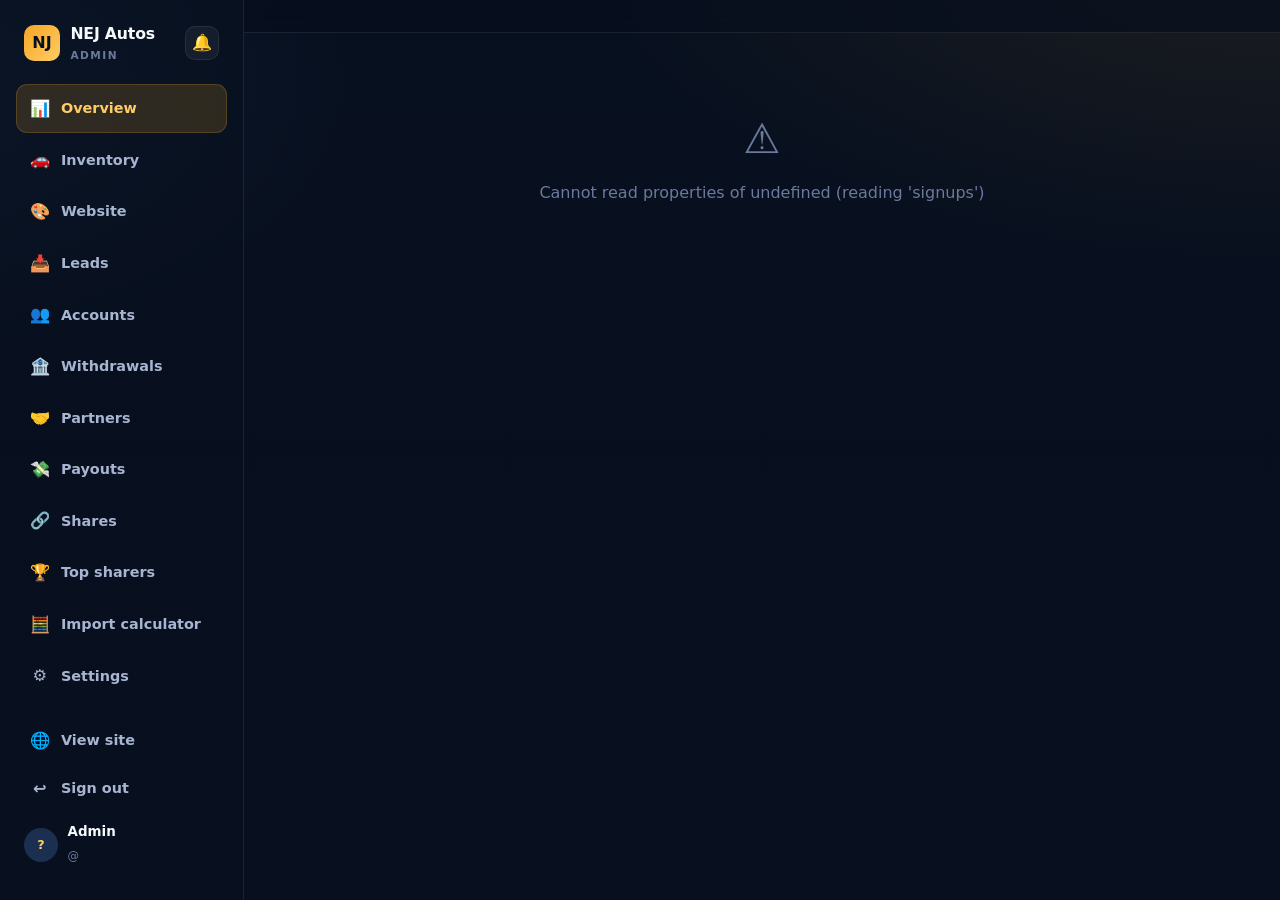
<file: admin/index.html>
<!DOCTYPE html>
<html lang="en">
<head>
  <meta charset="UTF-8" />
  <meta name="viewport" content="width=device-width, initial-scale=1.0, viewport-fit=cover" />
  <meta name="theme-color" content="#080f1e" />
  <meta name="robots" content="noindex, nofollow" />
  <meta name="description" content="NEJ Autos — Admin control centre." />
  <title>NEJ Autos — Admin</title>
  <link rel="stylesheet" href="admin.css?v=1" />
  <link rel="apple-touch-icon" href="../icon.svg" />
</head>
<body>
  <!-- Login screen -->
  <div class="auth" id="auth" hidden></div>

  <!-- App shell -->
  <div class="app" id="app" hidden>
    <aside class="sidebar" id="sidebar"></aside>
    <main class="main">
      <header class="topbar" id="topbar"></header>
      <div class="view" id="view"></div>
    </main>
  </div>

  <!-- Modal host -->
  <div class="modal-host" id="modal" hidden></div>

  <!-- Toasts -->
  <div class="toasts" id="toasts"></div>

  <script src="admin.js?v=1"></script>
</body>
</html>
</file>
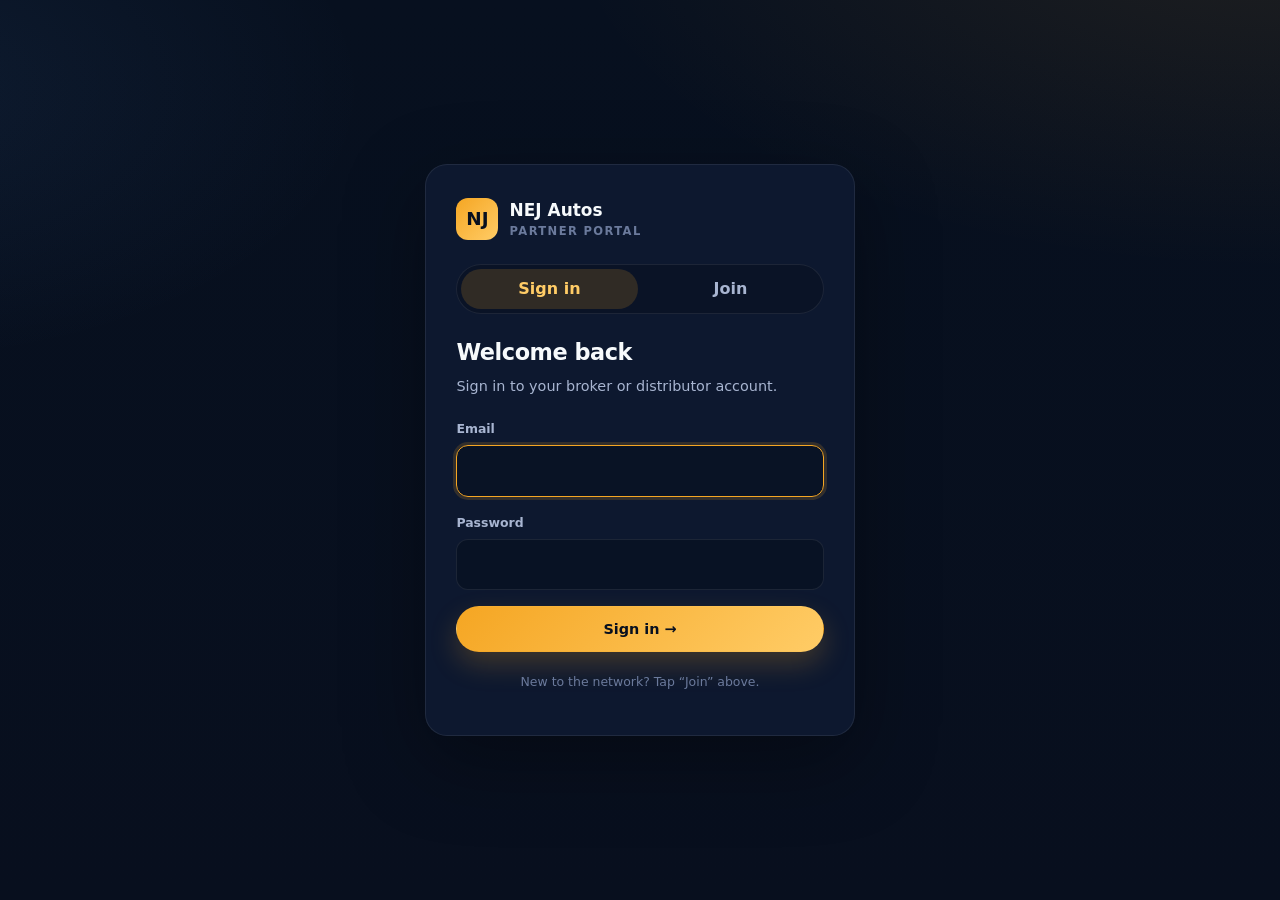
<file: portal.html>
<!DOCTYPE html>
<html lang="en">
<head>
  <meta charset="UTF-8" />
  <meta name="viewport" content="width=device-width, initial-scale=1.0, viewport-fit=cover" />
  <meta name="theme-color" content="#080f1e" />
  <meta name="description" content="NEJ Autos Partner Portal — brokers earn commission on sales; distributors earn from shared links. Track clicks, earnings and withdrawals." />
  <title>NEJ Autos — Partner Portal</title>
  <link rel="stylesheet" href="portal.css?v=b52ce68" />
  <link rel="apple-touch-icon" href="icon.svg" />
  <link rel="icon" href="icon.svg" />
</head>
<body>
  <!-- Auth (login / signup) -->
  <div class="auth" id="auth" hidden></div>

  <!-- App shell -->
  <div class="app" id="app" hidden>
    <header class="topbar" id="topbar"></header>
    <nav class="tabs" id="tabs"></nav>
    <main class="view" id="view"></main>
  </div>

  <div class="modal-host" id="modal" hidden></div>
  <div class="toasts" id="toasts"></div>

  <script src="portal.js?v=b52ce68"></script>
</body>
</html>
</file>
<file: admin/admin.css>
/* =========================================================================
   NEJ Autos — Admin control centre styles
   Shares the portal's dark-navy + amber design language.
   ========================================================================= */
:root {
  --bg: #080f1e;
  --surface: #0f1c34;
  --surface-alt: #152741;
  --surface-hi: #1b3050;
  --text: #f7fafc;
  --muted: #a8b5d1;
  --faint: #6b7a9c;
  --accent: #f5a623;
  --accent-2: #ffcc66;
  --accent-soft: rgba(245, 166, 35, 0.16);
  --green: #34d399;
  --green-soft: rgba(52, 211, 153, 0.14);
  --blue: #60a5fa;
  --blue-soft: rgba(96, 165, 250, 0.14);
  --red: #f87171;
  --red-soft: rgba(248, 113, 113, 0.14);
  --purple: #a78bfa;
  --border: rgba(255, 255, 255, 0.08);
  --border-hi: rgba(255, 255, 255, 0.14);
  --shadow: 0 24px 80px rgba(0, 0, 0, 0.35);
  --radius: 18px;
  --radius-sm: 12px;
  --sidebar-w: 244px;
}

* { box-sizing: border-box; }
html { scroll-behavior: smooth; }
body {
  margin: 0;
  font-family: Inter, system-ui, -apple-system, BlinkMacSystemFont, "Segoe UI", sans-serif;
  background:
    radial-gradient(1200px 600px at 100% -10%, rgba(245, 166, 35, 0.10), transparent 60%),
    radial-gradient(900px 500px at -10% 10%, rgba(96, 165, 250, 0.08), transparent 55%),
    linear-gradient(180deg, #07101f 0%, #080f1e 100%);
  background-attachment: fixed;
  color: var(--text);
  line-height: 1.55;
  min-height: 100vh;
  -webkit-font-smoothing: antialiased;
}
img, svg { display: block; max-width: 100%; }
button, input, textarea, select { font: inherit; color: inherit; }
a { color: inherit; text-decoration: none; }
[hidden] { display: none !important; }
::-webkit-scrollbar { width: 10px; height: 10px; }
::-webkit-scrollbar-thumb { background: rgba(255,255,255,0.1); border-radius: 999px; }

/* ------------------------------ buttons --------------------------------- */
.btn {
  display: inline-flex; align-items: center; justify-content: center; gap: 0.5rem;
  padding: 0.66rem 1.1rem; border-radius: 999px; border: 1px solid transparent;
  cursor: pointer; font-weight: 650; font-size: 0.9rem;
  transition: transform .15s ease, box-shadow .15s ease, background-color .15s ease, border-color .15s ease;
  white-space: nowrap;
}
.btn:hover { transform: translateY(-1px); }
.btn:active { transform: translateY(0); }
.btn-primary { background: linear-gradient(135deg, var(--accent), var(--accent-2)); color: #08101f; box-shadow: 0 12px 28px rgba(245,166,35,.22); }
.btn-ghost { background: rgba(255,255,255,.05); border-color: var(--border); color: var(--text); }
.btn-ghost:hover { border-color: var(--border-hi); }
.btn-danger { background: var(--red-soft); border-color: rgba(248,113,113,.3); color: #fecaca; }
.btn-sm { padding: 0.4rem 0.75rem; font-size: 0.8rem; }
.btn:disabled { opacity: .55; cursor: not-allowed; transform: none; }

/* ------------------------------- login ---------------------------------- */
.auth { min-height: 100vh; display: grid; place-items: center; padding: 1.4rem; }
.auth-card {
  width: min(400px, 100%); background: rgba(15,28,52,.82); border: 1px solid var(--border);
  border-radius: 22px; padding: 2.2rem 2rem; box-shadow: var(--shadow); backdrop-filter: blur(12px);
}
.auth-logo { display: flex; align-items: center; gap: .7rem; margin-bottom: 1.6rem; }
.auth-logo .mark {
  width: 42px; height: 42px; border-radius: 12px; display: grid; place-items: center;
  background: linear-gradient(135deg, var(--accent), var(--accent-2)); color: #08101f; font-weight: 800; font-size: 1.15rem;
}
.auth-logo b { font-size: 1.06rem; letter-spacing: -.01em; }
.auth-logo span { display: block; font-size: .72rem; color: var(--faint); font-weight: 600; letter-spacing: .12em; text-transform: uppercase; }
.auth h1 { font-size: 1.4rem; margin: 0 0 .3rem; letter-spacing: -.02em; }
.auth p.sub { color: var(--muted); font-size: .9rem; margin: 0 0 1.5rem; }
.field { margin-bottom: 1rem; }
.field label { display: block; font-size: .78rem; font-weight: 650; color: var(--muted); margin-bottom: .4rem; letter-spacing: .02em; }
.input {
  width: 100%; padding: .78rem .9rem; border-radius: var(--radius-sm); background: rgba(8,15,30,.6);
  border: 1px solid var(--border); color: var(--text); transition: border-color .15s ease, box-shadow .15s ease;
}
.input:focus { outline: none; border-color: var(--accent); box-shadow: 0 0 0 3px var(--accent-soft); }
textarea.input { resize: vertical; min-height: 76px; }
select.input { appearance: none; background-image: url("data:image/svg+xml,%3Csvg xmlns='http://www.w3.org/2000/svg' width='12' height='8' viewBox='0 0 12 8'%3E%3Cpath fill='%23a8b5d1' d='M6 8 0 0h12z'/%3E%3C/svg%3E"); background-repeat: no-repeat; background-position: right .9rem center; padding-right: 2.2rem; }
.auth-err { background: var(--red-soft); border: 1px solid rgba(248,113,113,.3); color: #fecaca; padding: .6rem .8rem; border-radius: 10px; font-size: .84rem; margin-bottom: 1rem; }
.auth-hint { margin-top: 1.3rem; font-size: .78rem; color: var(--faint); text-align: center; line-height: 1.5; }

/* --------------------------- app shell ---------------------------------- */
.app { display: flex; min-height: 100vh; }
.sidebar {
  width: var(--sidebar-w); flex-shrink: 0; padding: 1.4rem 1rem; border-right: 1px solid var(--border);
  background: rgba(9,16,31,.5); position: sticky; top: 0; height: 100vh; display: flex; flex-direction: column;
  overflow-y: auto;
}
.brand { display: flex; align-items: center; gap: .65rem; padding: 0 .5rem 1.3rem; }
.brand .mark { width: 36px; height: 36px; border-radius: 10px; display: grid; place-items: center; background: linear-gradient(135deg, var(--accent), var(--accent-2)); color: #08101f; font-weight: 800; }
.brand b { font-size: .98rem; letter-spacing: -.01em; }
.brand span { display: block; font-size: .66rem; color: var(--faint); font-weight: 700; letter-spacing: .14em; text-transform: uppercase; }
.nav { display: flex; flex-direction: column; gap: .2rem; }
.nav-item {
  display: flex; align-items: center; gap: .7rem; padding: .66rem .8rem; border-radius: 11px;
  color: var(--muted); font-weight: 600; font-size: .9rem; cursor: pointer; border: 1px solid transparent;
  transition: background .15s ease, color .15s ease;
}
.nav-item .ic { width: 20px; text-align: center; font-size: 1.02rem; }
.nav-item:hover { background: rgba(255,255,255,.04); color: var(--text); }
.nav-item.active { background: var(--accent-soft); color: var(--accent-2); border-color: rgba(245,166,35,.2); }
.nav-item .badge { margin-left: auto; background: rgba(255,255,255,.08); color: var(--muted); font-size: .68rem; padding: .1rem .45rem; border-radius: 999px; font-weight: 700; }
.nav-item.active .badge { background: rgba(245,166,35,.24); color: var(--accent-2); }
.side-foot { margin-top: auto; padding-top: 1rem; }
.side-user { display: flex; align-items: center; gap: .6rem; padding: .6rem .5rem; }
.side-user .av { width: 34px; height: 34px; border-radius: 50%; background: var(--surface-hi); display: grid; place-items: center; font-weight: 700; font-size: .8rem; color: var(--accent-2); }
.side-user b { font-size: .84rem; display: block; }
.side-user span { font-size: .72rem; color: var(--faint); }

/* notifications bell (sidebar brand row) */
.brand .spacer { flex: 1; }
.bell {
  position: relative; width: 34px; height: 34px; border-radius: 10px; flex: none;
  background: rgba(255,255,255,.05); border: 1px solid var(--border); color: var(--muted);
  font-size: 1.02rem; cursor: pointer; display: grid; place-items: center;
  transition: background .15s ease, border-color .15s ease;
}
.bell:hover { background: rgba(255,255,255,.09); border-color: var(--border-hi); color: var(--text); }
.bell-dot {
  position: absolute; top: -5px; right: -5px; min-width: 17px; height: 17px; padding: 0 4px;
  border-radius: 999px; background: var(--accent); color: #08101f; font-size: .62rem; font-weight: 800;
  display: grid; place-items: center; border: 2px solid var(--surface);
}
.notif-summary { display: flex; gap: .6rem; margin-bottom: 1.1rem; }
.notif-summary > div {
  flex: 1; text-align: center; background: var(--surface-alt); border: 1px solid var(--border);
  border-radius: var(--radius-sm); padding: .7rem .4rem;
}
.notif-summary b { display: block; font-size: 1.3rem; font-weight: 800; color: var(--text); }
.notif-summary span { font-size: .68rem; color: var(--faint); font-weight: 600; letter-spacing: .04em; text-transform: uppercase; }
.notif-h { font-size: .74rem; text-transform: uppercase; letter-spacing: .08em; color: var(--faint); margin: 0 0 .6rem; }
.notif-list { display: flex; flex-direction: column; gap: .4rem; max-height: 46vh; overflow-y: auto; }
.notif-row {
  display: flex; align-items: center; gap: .55rem; padding: .55rem .65rem;
  border: 1px solid var(--border); border-radius: var(--radius-sm); background: var(--surface-alt);
}
.notif-row.is-new { border-color: rgba(96,165,250,.4); background: var(--blue-soft); }
.notif-main { flex: 1; min-width: 0; }
.notif-main b { font-size: .88rem; margin-right: .35rem; }
.notif-row .row-emoji { margin-right: 0; width: 30px; height: 30px; font-size: .82rem; }

/* info banner (leaderboard / feature notices) */
.banner { display: flex; gap: .7rem; align-items: flex-start; background: var(--blue-soft); border: 1px solid rgba(96,165,250,.28); color: #cfe0fb; padding: .9rem 1.1rem; border-radius: var(--radius-sm); font-size: .86rem; line-height: 1.5; margin-bottom: 1.4rem; }
.banner.amber { background: var(--accent-soft); border-color: rgba(245,166,35,.3); color: #ffe0a6; }
.banner span { font-size: 1.1rem; line-height: 1.2; }

.main { flex: 1; min-width: 0; display: flex; flex-direction: column; }
.topbar {
  position: sticky; top: 0; z-index: 20; display: flex; align-items: center; gap: 1rem;
  padding: 1rem 1.6rem; border-bottom: 1px solid var(--border); background: rgba(8,15,30,.72); backdrop-filter: blur(10px);
}
.topbar h2 { margin: 0; font-size: 1.2rem; letter-spacing: -.02em; }
.topbar .sub { color: var(--faint); font-size: .82rem; }
.topbar .spacer { flex: 1; }
.view { padding: 1.6rem; max-width: 1240px; width: 100%; }

/* --------------------------- KPI cards ---------------------------------- */
.kpis { display: grid; grid-template-columns: repeat(auto-fit, minmax(200px, 1fr)); gap: 1rem; margin-bottom: 1.4rem; }
.kpi { background: rgba(15,28,52,.7); border: 1px solid var(--border); border-radius: var(--radius); padding: 1.2rem 1.25rem; position: relative; overflow: hidden; }
.kpi::after { content: ""; position: absolute; inset: 0 0 auto auto; width: 90px; height: 90px; background: radial-gradient(circle at 70% 30%, var(--glow, rgba(245,166,35,.16)), transparent 70%); }
.kpi .lbl { font-size: .74rem; color: var(--faint); font-weight: 700; letter-spacing: .1em; text-transform: uppercase; }
.kpi .val { font-size: 1.85rem; font-weight: 800; letter-spacing: -.02em; margin: .35rem 0 .1rem; }
.kpi .meta { font-size: .8rem; color: var(--muted); }
.kpi .meta .up { color: var(--green); font-weight: 700; }
.kpi .meta .down { color: var(--red); font-weight: 700; }

/* ------------------------------- cards ---------------------------------- */
.panel { background: rgba(15,28,52,.62); border: 1px solid var(--border); border-radius: var(--radius); overflow: hidden; margin-bottom: 1.4rem; }
.panel-head { display: flex; align-items: center; gap: 1rem; padding: 1rem 1.25rem; border-bottom: 1px solid var(--border); }
.panel-head h3 { margin: 0; font-size: 1rem; letter-spacing: -.01em; }
.panel-head .spacer { flex: 1; }
.panel-body { padding: 1.25rem; }
.grid-2 { display: grid; grid-template-columns: 1.5fr 1fr; gap: 1.4rem; align-items: start; }

/* ------------------------------- table ---------------------------------- */
.tbl-wrap { overflow-x: auto; }
table.tbl { width: 100%; border-collapse: collapse; font-size: .88rem; min-width: 640px; }
.tbl th { text-align: left; font-size: .72rem; text-transform: uppercase; letter-spacing: .08em; color: var(--faint); font-weight: 700; padding: .7rem 1.1rem; border-bottom: 1px solid var(--border); white-space: nowrap; }
.tbl td { padding: .8rem 1.1rem; border-bottom: 1px solid var(--border); vertical-align: middle; }
.tbl tr:last-child td { border-bottom: 0; }
.tbl tr:hover td { background: rgba(255,255,255,.02); }
.tbl .num { text-align: right; font-variant-numeric: tabular-nums; }
.cell-main { font-weight: 650; }
.cell-sub { font-size: .78rem; color: var(--faint); }
.row-emoji { display: inline-flex; align-items: center; justify-content: center; width: 34px; height: 34px; border-radius: 9px; background: var(--surface-hi); font-size: 1.1rem; margin-right: .6rem; vertical-align: middle; }

/* ------------------------------- pills ---------------------------------- */
.pill { display: inline-flex; align-items: center; gap: .35rem; font-size: .74rem; font-weight: 700; padding: .22rem .6rem; border-radius: 999px; letter-spacing: .01em; }
.pill::before { content: ""; width: 7px; height: 7px; border-radius: 50%; background: currentColor; opacity: .9; }
.pill.green { background: var(--green-soft); color: var(--green); }
.pill.blue { background: var(--blue-soft); color: var(--blue); }
.pill.amber { background: var(--accent-soft); color: var(--accent-2); }
.pill.red { background: var(--red-soft); color: #fca5a5; }
.pill.grey { background: rgba(255,255,255,.06); color: var(--muted); }
.pill.purple { background: rgba(167,139,250,.16); color: var(--purple); }
.tag { display: inline-block; font-size: .68rem; font-weight: 700; padding: .12rem .5rem; border-radius: 6px; background: rgba(255,255,255,.06); color: var(--muted); margin-left: .3rem; }
.tag.ev { background: var(--green-soft); color: var(--green); }
.tag.prem { background: var(--accent-soft); color: var(--accent-2); }

/* --------------------------- mini charts -------------------------------- */
.bars { display: flex; flex-direction: column; gap: .7rem; }
.bar-row { display: grid; grid-template-columns: 92px 1fr 44px; align-items: center; gap: .7rem; font-size: .82rem; }
.bar-row .k { color: var(--muted); text-transform: capitalize; }
.bar-track { height: 9px; background: rgba(255,255,255,.06); border-radius: 999px; overflow: hidden; }
.bar-fill { height: 100%; border-radius: 999px; background: linear-gradient(90deg, var(--accent), var(--accent-2)); }
.bar-fill.blue { background: linear-gradient(90deg, #3b82f6, var(--blue)); }
.bar-fill.green { background: linear-gradient(90deg, #059669, var(--green)); }
.bar-row .v { text-align: right; font-variant-numeric: tabular-nums; color: var(--text); font-weight: 700; }
.spark { display: flex; align-items: flex-end; gap: 5px; height: 70px; }
.spark .s { flex: 1; background: linear-gradient(180deg, var(--accent-2), rgba(245,166,35,.25)); border-radius: 4px 4px 0 0; min-height: 4px; }

/* ------------------------------ toolbar --------------------------------- */
.toolbar { display: flex; flex-wrap: wrap; align-items: center; gap: .7rem; margin-bottom: 1.2rem; }
.toolbar .spacer { flex: 1; }
.search { position: relative; }
.search input { padding-left: 2.2rem; min-width: 220px; }
.search::before { content: "🔍"; position: absolute; left: .8rem; top: 50%; transform: translateY(-50%); font-size: .82rem; opacity: .6; }
.seg { display: inline-flex; background: rgba(8,15,30,.5); border: 1px solid var(--border); border-radius: 999px; padding: .2rem; gap: .15rem; }
.seg button { padding: .34rem .8rem; border-radius: 999px; border: none; background: transparent; color: var(--muted); font-size: .8rem; font-weight: 650; cursor: pointer; }
.seg button.on { background: var(--accent-soft); color: var(--accent-2); }

/* ----------------------------- car grid --------------------------------- */
.card-grid { display: grid; grid-template-columns: repeat(auto-fill, minmax(250px, 1fr)); gap: 1.1rem; }
.car-card { background: rgba(15,28,52,.66); border: 1px solid var(--border); border-radius: var(--radius); overflow: hidden; display: flex; flex-direction: column; transition: transform .15s ease, border-color .15s ease; }
.car-card:hover { transform: translateY(-3px); border-color: var(--border-hi); }
.car-media { height: 140px; display: grid; place-items: center; font-size: 3.4rem; position: relative; background-size: cover; background-position: center; }
.car-media .status { position: absolute; top: .6rem; left: .6rem; }
.car-body { padding: .95rem 1rem 1.05rem; display: flex; flex-direction: column; gap: .3rem; flex: 1; }
.car-body h4 { margin: 0; font-size: .98rem; letter-spacing: -.01em; }
.car-body .yr { font-size: .78rem; color: var(--faint); }
.car-body .price { font-size: 1.12rem; font-weight: 800; margin-top: .2rem; }
.car-actions { display: flex; gap: .45rem; padding: 0 1rem 1rem; }
.car-actions .btn { flex: 1; }
.icon-btn { width: 34px; height: 34px; border-radius: 9px; border: 1px solid var(--border); background: rgba(255,255,255,.04); color: var(--muted); cursor: pointer; display: grid; place-items: center; font-size: .95rem; padding: 0; flex: 0 0 auto; }
.icon-btn:hover { border-color: var(--border-hi); color: var(--text); }

/* ------------------------------- modal ---------------------------------- */
.modal-host { position: fixed; inset: 0; z-index: 200; display: flex; align-items: flex-start; justify-content: center; padding: 2.5rem 1.2rem; background: rgba(6,11,22,.6); backdrop-filter: blur(6px); overflow-y: auto; }
.modal { width: min(600px, 100%); background: var(--surface); border: 1px solid var(--border-hi); border-radius: 20px; box-shadow: var(--shadow); }
.modal-head { display: flex; align-items: center; padding: 1.1rem 1.4rem; border-bottom: 1px solid var(--border); }
.modal-head h3 { margin: 0; font-size: 1.1rem; }
.modal-head .x { margin-left: auto; width: 34px; height: 34px; border-radius: 50%; border: 1px solid var(--border); background: transparent; color: var(--muted); cursor: pointer; font-size: 1rem; }
.modal-body { padding: 1.4rem; }
.modal-foot { display: flex; gap: .7rem; justify-content: flex-end; padding: 1rem 1.4rem; border-top: 1px solid var(--border); }
.form-grid { display: grid; grid-template-columns: 1fr 1fr; gap: 1rem; }
.form-grid .full { grid-column: 1 / -1; }
.check { display: flex; align-items: center; gap: .55rem; padding: .6rem .8rem; border: 1px solid var(--border); border-radius: var(--radius-sm); background: rgba(8,15,30,.4); cursor: pointer; font-size: .86rem; }
.check input { width: 17px; height: 17px; accent-color: var(--accent); }

/* ------------------------- photo uploader ------------------------------- */
.dropzone { border: 1.5px dashed var(--border-hi); border-radius: var(--radius-sm); padding: 1.2rem; text-align: center; color: var(--muted); cursor: pointer; transition: border-color .15s ease, background .15s ease; }
.dropzone:hover, .dropzone.drag { border-color: var(--accent); background: var(--accent-soft); }
.thumbs { display: flex; flex-wrap: wrap; gap: .55rem; margin-top: .8rem; }
.thumbs .th { position: relative; width: 66px; height: 50px; border-radius: 9px; overflow: hidden; border: 1px solid var(--border); background-size: cover; background-position: center; }
.thumbs .th button { position: absolute; top: 2px; right: 2px; width: 18px; height: 18px; border-radius: 50%; border: none; background: rgba(0,0,0,.6); color: #fff; font-size: .7rem; cursor: pointer; line-height: 1; }

/* --------------------------- misc / states ------------------------------ */
.empty { text-align: center; padding: 3rem 1rem; color: var(--faint); }
.empty .em { font-size: 2.6rem; margin-bottom: .6rem; }
.copyfield { display: flex; gap: .5rem; }
.copyfield input { flex: 1; font-family: ui-monospace, Menlo, monospace; font-size: .78rem; }
.loading { display: grid; place-items: center; padding: 4rem; color: var(--faint); }
.spinner { width: 34px; height: 34px; border: 3px solid rgba(255,255,255,.12); border-top-color: var(--accent); border-radius: 50%; animation: spin .8s linear infinite; margin-bottom: .8rem; }
@keyframes spin { to { transform: rotate(360deg); } }
.setup-note { background: var(--blue-soft); border: 1px solid rgba(96,165,250,.3); color: #bfdbfe; padding: 1rem 1.2rem; border-radius: var(--radius-sm); font-size: .88rem; line-height: 1.6; }
.setup-note code { background: rgba(0,0,0,.3); padding: .1rem .4rem; border-radius: 5px; font-size: .82rem; }

/* ------------------------------ toasts ---------------------------------- */
.toasts { position: fixed; bottom: 1.2rem; right: 1.2rem; z-index: 300; display: flex; flex-direction: column; gap: .6rem; }
.toast { background: var(--surface-alt); border: 1px solid var(--border-hi); border-left: 3px solid var(--accent); padding: .8rem 1.1rem; border-radius: 12px; box-shadow: var(--shadow); font-size: .86rem; min-width: 220px; animation: slidein .25s ease; }
.toast.ok { border-left-color: var(--green); }
.toast.err { border-left-color: var(--red); }
@keyframes slidein { from { opacity: 0; transform: translateX(20px); } }

/* ---------------------------- responsive -------------------------------- */
@media (max-width: 900px) { .grid-2 { grid-template-columns: 1fr; } }
@media (max-width: 760px) {
  .app { flex-direction: column; }
  .sidebar { width: 100%; height: auto; position: static; flex-direction: row; align-items: center; overflow-x: auto; padding: .7rem; gap: .4rem; }
  .brand { padding: 0 .6rem 0 .3rem; }
  .brand span, .side-foot, .side-user span, .side-user b { display: none; }
  .side-foot { margin: 0; padding: 0; }
  .nav { flex-direction: row; flex-wrap: nowrap; }
  .nav-item { padding: .5rem .7rem; }
  .nav-item .badge { display: none; }
  .form-grid { grid-template-columns: 1fr; }
  .view { padding: 1.1rem; }
}

/* =========================================================================
   Website (CMS) — hero slider list + repeatable content rows
   ========================================================================= */
.slide-list { display: grid; gap: .7rem; }
.slide-row {
  display: flex; align-items: center; gap: 1rem;
  padding: .7rem .85rem; border: 1px solid var(--border); border-radius: var(--radius-sm);
  background: rgba(8, 15, 30, .4);
}
.slide-thumb {
  width: 92px; height: 56px; flex: 0 0 auto; border-radius: 9px;
  background: var(--surface-hi) center / cover no-repeat;
  display: grid; place-items: center; font-size: 1.2rem; color: var(--faint);
}
.slide-main { flex: 1; min-width: 0; }
.slide-main b { display: block; font-size: .93rem; }
.slide-main .cell-sub { white-space: nowrap; overflow: hidden; text-overflow: ellipsis; }
.slide-ops { display: flex; align-items: center; gap: .4rem; flex: 0 0 auto; }
.icon-btn:disabled { opacity: .3; cursor: not-allowed; }

.cms-list { display: grid; gap: .8rem; margin-bottom: .8rem; }
.cms-item {
  border: 1px solid var(--border); border-radius: var(--radius-sm);
  background: rgba(8, 15, 30, .4); padding: .9rem;
}
.cms-item-head { display: flex; align-items: center; gap: .4rem; margin-bottom: .8rem; }
.cms-item-head b { font-size: .82rem; color: var(--muted); letter-spacing: .02em; }
.cms-item-head .spacer { flex: 1; }
.cms-item .field:last-child { margin-bottom: 0; }
.cms-item .icon-btn { width: 28px; height: 28px; font-size: .8rem; border-radius: 7px; }

@media (max-width: 720px) {
  .slide-row { flex-wrap: wrap; }
  .slide-main { flex: 1 1 100%; order: 3; }
  .slide-ops { flex: 1 1 100%; order: 4; justify-content: flex-end; }
}

/* =========================================================================
   Import calculator
   ========================================================================= */
.imp-out { position: sticky; top: 5.2rem; }
.imp-hero .lbl { font-size: .74rem; color: var(--faint); font-weight: 700; letter-spacing: .1em; text-transform: uppercase; }
.imp-big { font-size: 2.1rem; font-weight: 800; letter-spacing: -.02em; margin: .3rem 0 1rem; font-variant-numeric: tabular-nums; overflow-wrap: anywhere; }
.imp-split { display: flex; height: 10px; border-radius: 999px; overflow: hidden; background: rgba(255,255,255,.06); gap: 2px; }
.imp-split span { display: block; height: 100%; }
.imp-legend { display: flex; flex-wrap: wrap; gap: .4rem 1rem; margin-top: .6rem; font-size: .76rem; color: var(--muted); }
.imp-legend i { display: inline-block; width: 8px; height: 8px; border-radius: 50%; margin-right: .35rem; }
.imp-price { display: grid; grid-template-columns: 1fr 1fr; gap: .8rem; margin-top: 1.2rem; padding-top: 1rem; border-top: 1px solid var(--border); }
.imp-price b { display: block; font-size: 1.2rem; margin-top: .25rem; font-variant-numeric: tabular-nums; }
.imp-tbl td { padding: .55rem 1.1rem; font-size: .86rem; }
.imp-tbl .num { white-space: nowrap; }
.imp-tbl tr.imp-total td { font-weight: 700; background: rgba(255,255,255,.03); }
.imp-tbl tr.imp-grand td { font-weight: 800; font-size: 1rem; color: var(--accent-2); background: var(--accent-soft); }
@media (max-width: 900px) { .imp-out { position: static; } }
.imp-check { display: flex; align-items: center; gap: .55rem; padding: .7rem .9rem; margin-bottom: 1rem; border: 1px solid var(--border); border-radius: var(--radius-sm); background: rgba(8,15,30,.6); font-size: .86rem; color: var(--text); cursor: pointer; }
.imp-check input { accent-color: var(--accent); width: 16px; height: 16px; }
.imp-check span { margin-left: auto; color: var(--faint); font-size: .78rem; }
.imp-opt-title { font-size: .74rem; text-transform: uppercase; letter-spacing: .08em; color: var(--faint); margin: .4rem 0 .7rem; }
.imp-opt { margin-bottom: .8rem; }
.imp-opt:not(.on) { background: rgba(15,28,52,.35); }
.imp-opt-head { cursor: pointer; border-bottom-color: transparent; }
.imp-opt.on .imp-opt-head { border-bottom-color: var(--border); }
.imp-opt-head input { accent-color: var(--accent); width: 17px; height: 17px; flex: 0 0 auto; }
.imp-opt-head .cell-sub { margin-top: .15rem; }
.input:disabled { opacity: .65; cursor: not-allowed; }
.imp-fxnote { margin: .6rem 0 0; color: var(--accent-2); }
.imp-acts { white-space: nowrap; text-align: right; }
.imp-acts .btn + .btn { margin-left: .3rem; }
.tbl tr.imp-row-open td { background: var(--accent-soft); }
.imp-fxbar { display: flex; flex-wrap: wrap; align-items: center; gap: .6rem 1rem; padding: .9rem 1.1rem; margin-bottom: 1.4rem; border: 1px solid rgba(245,166,35,.3); border-radius: var(--radius); background: var(--accent-soft); }
.imp-fxbar > label { font-size: .74rem; font-weight: 700; letter-spacing: .1em; text-transform: uppercase; color: var(--accent-2); }
.imp-fxin { display: flex; align-items: center; gap: .5rem; font-weight: 700; }
.imp-fxin span:last-child { font-weight: 600; color: var(--muted); font-size: .86rem; }
.imp-fxin .input { width: 130px; padding: .55rem .75rem; font-size: 1.05rem; font-weight: 800; font-variant-numeric: tabular-nums; }
.imp-fxbar [hidden] { display: none; }
/* Copart link + maximum bid */
.imp-opt-tag { font-weight: 600; color: var(--faint); font-size: .72rem; margin-left: .3rem; letter-spacing: 0; }
.imp-linkrow { display: flex; gap: .5rem; align-items: center; }
.imp-linkrow .input { flex: 1; min-width: 0; }
.imp-linkinfo { display: flex; flex-wrap: wrap; align-items: center; gap: .4rem .5rem; margin-top: .55rem; font-size: .8rem; }
.imp-linkinfo a { color: var(--accent-2); font-weight: 650; text-decoration: none; }
.imp-linkinfo a:hover { text-decoration: underline; }
.imp-maxbid { margin-top: 1rem; padding: .85rem 1rem; border-radius: var(--radius-sm); border: 1px solid var(--border); background: rgba(255,255,255,.03); }
.imp-maxbid b { display: block; font-size: 1.5rem; margin: .2rem 0 .15rem; font-variant-numeric: tabular-nums; }
.imp-maxbid .cell-sub { display: block; }
.imp-maxbid.good { border-color: rgba(52,211,153,.35); background: var(--green-soft); }
.imp-maxbid.good b { color: var(--green); }
.imp-maxbid.bad { border-color: rgba(248,113,113,.35); background: var(--red-soft); }
.imp-maxbid.bad b { color: #fca5a5; }
.imp-bmlink { display: block; margin-top: .55rem; padding: 0; border: 0; background: none; color: var(--accent-2); font: inherit; font-size: .8rem; font-weight: 650; cursor: pointer; text-align: left; }
.imp-bmlink:hover { text-decoration: underline; }
.imp-steps { margin: 0 0 1rem; padding-left: 1.2rem; font-size: .86rem; line-height: 1.9; color: var(--muted); }
.imp-steps b { color: var(--text); }
.imp-bm { cursor: grab; vertical-align: middle; }
.imp-vs { list-style: none; margin: .7rem 0 0; padding: .6rem 0 0; border-top: 1px solid var(--border); display: grid; gap: .35rem; font-size: .8rem; }
.imp-vs li { display: flex; justify-content: space-between; gap: .6rem; flex-wrap: wrap; }
.imp-vs li.ok span:last-child { color: var(--green); font-weight: 650; }
.imp-vs li.over span:last-child { color: #fca5a5; font-weight: 650; }
</file>
<file: portal.css>
/* =========================================================================
   NEJ Autos — Partner Portal (broker / distributor)
   Dark-navy + amber, matching the admin control centre.
   ========================================================================= */
:root {
  --bg: #080f1e; --surface: #0f1c34; --surface-alt: #152741; --surface-hi: #1b3050;
  --text: #f7fafc; --muted: #a8b5d1; --faint: #6b7a9c;
  --accent: #f5a623; --accent-2: #ffcc66; --accent-soft: rgba(245,166,35,.16);
  --green: #34d399; --green-soft: rgba(52,211,153,.14);
  --blue: #60a5fa; --blue-soft: rgba(96,165,250,.14);
  --red: #f87171; --red-soft: rgba(248,113,113,.14);
  --purple: #a78bfa; --purple-soft: rgba(167,139,250,.16);
  --border: rgba(255,255,255,.08); --border-hi: rgba(255,255,255,.14);
  --shadow: 0 24px 80px rgba(0,0,0,.35); --radius: 18px; --radius-sm: 12px;
}
* { box-sizing: border-box; }
body {
  margin: 0; font-family: Inter, system-ui, -apple-system, "Segoe UI", sans-serif;
  background:
    radial-gradient(1200px 600px at 100% -10%, rgba(245,166,35,.10), transparent 60%),
    radial-gradient(900px 500px at -10% 10%, rgba(96,165,250,.08), transparent 55%),
    linear-gradient(180deg,#07101f 0%,#080f1e 100%);
  background-attachment: fixed; color: var(--text); line-height: 1.55; min-height: 100vh;
  -webkit-font-smoothing: antialiased;
}
img, svg { display: block; max-width: 100%; }
button, input, textarea, select { font: inherit; color: inherit; }
a { color: inherit; text-decoration: none; }
[hidden] { display: none !important; }
::-webkit-scrollbar { width: 10px; height: 10px; }
::-webkit-scrollbar-thumb { background: rgba(255,255,255,.1); border-radius: 999px; }

/* buttons */
.btn { display: inline-flex; align-items: center; justify-content: center; gap: .5rem;
  padding: .68rem 1.15rem; border-radius: 999px; border: 1px solid transparent; cursor: pointer;
  font-weight: 650; font-size: .9rem; transition: transform .15s ease, box-shadow .15s, border-color .15s, background-color .15s; white-space: nowrap; }
.btn:hover { transform: translateY(-1px); }
.btn-primary { background: linear-gradient(135deg,var(--accent),var(--accent-2)); color: #08101f; box-shadow: 0 12px 28px rgba(245,166,35,.22); }
.btn-ghost { background: rgba(255,255,255,.05); border-color: var(--border); color: var(--text); }
.btn-ghost:hover { border-color: var(--border-hi); }
.btn-sm { padding: .42rem .8rem; font-size: .82rem; }
.btn:disabled { opacity: .5; cursor: not-allowed; transform: none; box-shadow: none; }

/* inputs */
.input { width: 100%; padding: .78rem .9rem; border-radius: var(--radius-sm); background: rgba(8,15,30,.6);
  border: 1px solid var(--border); color: var(--text); transition: border-color .15s, box-shadow .15s; }
.input:focus { outline: none; border-color: var(--accent); box-shadow: 0 0 0 3px var(--accent-soft); }
textarea.input { resize: vertical; min-height: 70px; }
select.input { appearance: none; background-image: url("data:image/svg+xml,%3Csvg xmlns='http://www.w3.org/2000/svg' width='12' height='8'%3E%3Cpath fill='%23a8b5d1' d='M6 8 0 0h12z'/%3E%3C/svg%3E"); background-repeat: no-repeat; background-position: right .9rem center; padding-right: 2.2rem; }
.field { margin-bottom: 1rem; }
.field label { display: block; font-size: .78rem; font-weight: 650; color: var(--muted); margin-bottom: .4rem; }
.field input:disabled { opacity: .6; cursor: not-allowed; }
.form-grid { display: grid; grid-template-columns: 1fr 1fr; gap: 0 1rem; }
.form-grid .full { grid-column: 1 / -1; }
@media (max-width: 560px) { .form-grid { grid-template-columns: 1fr; } }

/* auth */
.auth { min-height: 100vh; display: grid; place-items: center; padding: 1.4rem; }
.auth-card { width: min(430px,100%); background: rgba(15,28,52,.82); border: 1px solid var(--border);
  border-radius: 22px; padding: 2rem 1.9rem; box-shadow: var(--shadow); backdrop-filter: blur(12px); }
.auth-logo { display: flex; align-items: center; gap: .7rem; margin-bottom: 1.4rem; }
.auth-logo .mark { width: 42px; height: 42px; border-radius: 12px; display: grid; place-items: center;
  background: linear-gradient(135deg,var(--accent),var(--accent-2)); color: #08101f; font-weight: 800; font-size: 1.15rem; }
.auth-logo b { font-size: 1.06rem; } .auth-logo span { display: block; font-size: .72rem; color: var(--faint); font-weight: 600; letter-spacing: .12em; text-transform: uppercase; }
.auth h1 { font-size: 1.4rem; margin: 0 0 .3rem; letter-spacing: -.02em; }
.auth .sub { color: var(--muted); font-size: .9rem; margin: 0 0 1.4rem; }
.auth-tabs { display: flex; gap: .3rem; background: rgba(8,15,30,.5); border: 1px solid var(--border); border-radius: 999px; padding: .25rem; margin-bottom: 1.3rem; }
.auth-tabs button { flex: 1; padding: .5rem; border: none; background: transparent; color: var(--muted); font-weight: 650; border-radius: 999px; cursor: pointer; }
.auth-tabs button.on { background: var(--accent-soft); color: var(--accent-2); }
.auth-err { background: var(--red-soft); border: 1px solid rgba(248,113,113,.3); color: #fecaca; padding: .6rem .8rem; border-radius: 10px; font-size: .84rem; margin-bottom: 1rem; }
.auth-ok { background: var(--green-soft); border: 1px solid rgba(52,211,153,.3); color: #bbf7d0; padding: .8rem .9rem; border-radius: 10px; font-size: .88rem; margin-bottom: 1rem; }
.auth-hint { margin-top: 1.2rem; font-size: .78rem; color: var(--faint); text-align: center; }
.role-pick { display: grid; grid-template-columns: 1fr 1fr; gap: .7rem; margin-bottom: 1rem; }
.role-opt { border: 1px solid var(--border); border-radius: var(--radius-sm); padding: .9rem; cursor: pointer; background: rgba(8,15,30,.4); transition: border-color .15s, background .15s; }
.role-opt.on { border-color: var(--accent); background: var(--accent-soft); }
.role-opt b { display: block; font-size: .92rem; } .role-opt span { font-size: .74rem; color: var(--faint); }

/* app shell */
.app { max-width: 1180px; margin: 0 auto; padding: 0 1.2rem 3rem; }
.topbar { display: flex; align-items: center; gap: 1rem; padding: 1.1rem 0; }
.topbar .mark { width: 38px; height: 38px; border-radius: 10px; display: grid; place-items: center; background: linear-gradient(135deg,var(--accent),var(--accent-2)); color: #08101f; font-weight: 800; }
.topbar .who b { font-size: .96rem; } .topbar .who span { display: block; font-size: .74rem; color: var(--faint); }
.topbar .spacer { flex: 1; }
.role-badge { font-size: .72rem; font-weight: 700; text-transform: uppercase; letter-spacing: .06em; padding: .28rem .7rem; border-radius: 999px; }
.role-badge.broker { background: var(--accent-soft); color: var(--accent-2); }
.role-badge.distributor { background: var(--purple-soft); color: var(--purple); }
.code-chip { display: inline-flex; align-items: center; gap: .4rem; font-family: ui-monospace, Menlo, monospace; font-size: .78rem; background: rgba(8,15,30,.5); border: 1px solid var(--border); border-radius: 999px; padding: .3rem .7rem; color: var(--muted); cursor: pointer; }

.tabs { display: flex; gap: .3rem; border-bottom: 1px solid var(--border); margin-bottom: 1.6rem; overflow-x: auto; }
.tab { padding: .7rem 1rem; color: var(--muted); font-weight: 650; font-size: .9rem; cursor: pointer; border-bottom: 2px solid transparent; white-space: nowrap; }
.tab:hover { color: var(--text); }
.tab.on { color: var(--accent-2); border-bottom-color: var(--accent); }
.tab .n { margin-left: .35rem; font-size: .72rem; background: rgba(255,255,255,.08); padding: .05rem .4rem; border-radius: 999px; }

/* kpis */
.kpis { display: grid; grid-template-columns: repeat(auto-fit, minmax(190px,1fr)); gap: 1rem; margin-bottom: 1.5rem; }
.kpi { background: rgba(15,28,52,.7); border: 1px solid var(--border); border-radius: var(--radius); padding: 1.15rem 1.2rem; position: relative; overflow: hidden; }
.kpi::after { content: ""; position: absolute; inset: 0 0 auto auto; width: 84px; height: 84px; background: radial-gradient(circle at 70% 30%, var(--glow, rgba(245,166,35,.16)), transparent 70%); }
.kpi .lbl { font-size: .72rem; color: var(--faint); font-weight: 700; letter-spacing: .09em; text-transform: uppercase; }
.kpi .val { font-size: 1.7rem; font-weight: 800; letter-spacing: -.02em; margin: .3rem 0 .1rem; }
.kpi .meta { font-size: .78rem; color: var(--muted); }
.kpi.lock .val { color: var(--faint); }

/* panels + tables */
.panel { background: rgba(15,28,52,.62); border: 1px solid var(--border); border-radius: var(--radius); overflow: hidden; margin-bottom: 1.4rem; }
.panel-head { display: flex; align-items: center; gap: 1rem; padding: 1rem 1.2rem; border-bottom: 1px solid var(--border); }
.panel-head h3 { margin: 0; font-size: 1rem; } .panel-head .spacer { flex: 1; }
.panel-body { padding: 1.2rem; }
.tbl-wrap { overflow-x: auto; }
table.tbl { width: 100%; border-collapse: collapse; font-size: .88rem; min-width: 560px; }
.tbl th { text-align: left; font-size: .72rem; text-transform: uppercase; letter-spacing: .07em; color: var(--faint); font-weight: 700; padding: .7rem 1rem; border-bottom: 1px solid var(--border); }
.tbl td { padding: .8rem 1rem; border-bottom: 1px solid var(--border); vertical-align: middle; }
.tbl tr:last-child td { border-bottom: 0; }
.tbl .num { text-align: right; font-variant-numeric: tabular-nums; }
.cell-main { font-weight: 650; } .cell-sub { font-size: .78rem; color: var(--faint); }

/* pills */
.pill { display: inline-flex; align-items: center; gap: .35rem; font-size: .74rem; font-weight: 700; padding: .22rem .6rem; border-radius: 999px; }
.pill::before { content: ""; width: 7px; height: 7px; border-radius: 50%; background: currentColor; }
.pill.green { background: var(--green-soft); color: var(--green); }
.pill.amber { background: var(--accent-soft); color: var(--accent-2); }
.pill.blue { background: var(--blue-soft); color: var(--blue); }
.pill.red { background: var(--red-soft); color: #fca5a5; }
.pill.grey { background: rgba(255,255,255,.06); color: var(--muted); }
.pill.purple { background: var(--purple-soft); color: var(--purple); }

/* car grid */
.card-grid { display: grid; grid-template-columns: repeat(auto-fill, minmax(240px,1fr)); gap: 1.1rem; }
.car-card { background: rgba(15,28,52,.66); border: 1px solid var(--border); border-radius: var(--radius); overflow: hidden; display: flex; flex-direction: column; transition: transform .15s, border-color .15s; }
.car-card:hover { transform: translateY(-3px); border-color: var(--border-hi); }
.car-media { height: 130px; display: grid; place-items: center; font-size: 3.2rem; background-size: cover; background-position: center; }
.car-body { padding: .9rem 1rem; flex: 1; }
.car-body h4 { margin: 0 0 .2rem; font-size: .96rem; }
.car-body .yr { font-size: .76rem; color: var(--faint); }
.car-body .price { font-size: 1.1rem; font-weight: 800; margin-top: .25rem; }
.car-foot { padding: 0 1rem 1rem; }
.car-foot .btn { width: 100%; }

/* copy field + share */
.copyfield { display: flex; gap: .5rem; }
.copyfield input { flex: 1; font-family: ui-monospace, Menlo, monospace; font-size: .78rem; }
.share-row { display: flex; gap: .5rem; flex-wrap: wrap; margin-top: .7rem; }

/* info banner */
.banner { display: flex; gap: .7rem; align-items: flex-start; background: var(--blue-soft); border: 1px solid rgba(96,165,250,.28); color: #cfe0fb; padding: .9rem 1.1rem; border-radius: var(--radius-sm); font-size: .86rem; line-height: 1.5; margin-bottom: 1.4rem; }
.banner.amber { background: var(--accent-soft); border-color: rgba(245,166,35,.3); color: #ffe0a6; }
.banner.green { background: var(--green-soft); border-color: rgba(52,211,153,.3); color: #b6f0da; }

/* sharing streak — the daily habit meter */
.streak {
  background: rgba(15,28,52,.62); border: 1px solid var(--border);
  border-radius: var(--radius); padding: 1rem 1.15rem; margin-bottom: 1.4rem;
}
.streak.boosted { border-color: rgba(245,166,35,.4); background: var(--accent-soft); }
.streak-top { display: flex; align-items: center; gap: .8rem; }
.streak-fire { font-size: 1.5rem; line-height: 1; }
.streak-txt { flex: 1; min-width: 0; }
.streak-txt b { display: block; font-size: .95rem; }
.streak-txt small { display: block; color: var(--muted); font-size: .82rem; line-height: 1.45; margin-top: .15rem; }
.streak-txt small b { display: inline; color: var(--accent-2); }
.streak-today { text-align: right; font-weight: 800; font-size: 1.15rem; white-space: nowrap; }
.streak-today em { display: block; font-style: normal; font-weight: 500; font-size: .7rem; color: var(--muted); }
.streak-pips { display: flex; gap: .3rem; margin-top: .85rem; }
.streak-pips i {
  flex: 1; height: 6px; border-radius: 99px; background: var(--border-hi);
  transition: background .2s ease;
}
.streak-pips i.on { background: var(--accent); }

/* ---- distributor simplified home ---- */
.hero { background: linear-gradient(135deg, rgba(245,166,35,.10), rgba(167,139,250,.09)), rgba(15,28,52,.72);
  border: 1px solid var(--border); border-radius: var(--radius); padding: 1.4rem; margin-bottom: 1.2rem; }
.hero-top { display: flex; align-items: flex-start; gap: 1rem; }
.hero-hi { margin: 0; font-size: 1.3rem; letter-spacing: -.02em; }
.hero-sub { margin: .25rem 0 0; color: var(--muted); font-size: .9rem; }
.hero-figs { display: grid; grid-template-columns: 1fr 1fr; gap: .8rem; margin-top: 1.2rem; }
.fig { background: rgba(8,15,30,.45); border: 1px solid var(--border); border-radius: var(--radius-sm); padding: .9rem 1rem; }
.fig-lbl { display: block; font-size: .72rem; color: var(--faint); font-weight: 700; text-transform: uppercase; letter-spacing: .05em; }
.fig-val { display: block; font-size: 1.5rem; font-weight: 800; margin-top: .2rem; }
.fig.ready .fig-val { color: var(--green); }
.fig.wait .fig-val { color: var(--accent-2); }

.cta-share { display: flex; align-items: center; gap: .9rem; width: 100%; text-align: left; cursor: pointer; margin-bottom: 1.2rem;
  background: linear-gradient(135deg, var(--accent), var(--accent-2)); color: #08101f; border: none;
  border-radius: var(--radius); padding: 1rem 1.2rem; box-shadow: 0 12px 28px rgba(245,166,35,.22); transition: transform .15s; }
.cta-share:hover { transform: translateY(-2px); }
.cta-share .cta-ic { font-size: 1.6rem; }
.cta-share .cta-txt b { display: block; font-size: 1.02rem; }
.cta-share .cta-txt small { display: block; font-size: .82rem; opacity: .82; }
.cta-share .cta-arrow { margin-left: auto; font-size: 1.4rem; font-weight: 800; }

.steps { display: grid; grid-template-columns: repeat(3, 1fr); gap: .8rem; margin-bottom: 1.4rem; }
.step { background: rgba(15,28,52,.55); border: 1px solid var(--border); border-radius: var(--radius-sm); padding: 1rem; }
.step-n { display: inline-grid; place-items: center; width: 26px; height: 26px; border-radius: 50%; background: var(--accent-soft); color: var(--accent-2); font-weight: 800; font-size: .85rem; margin-bottom: .5rem; }
.step b { display: block; font-size: .9rem; margin-bottom: .2rem; }
.step small { color: var(--faint); font-size: .8rem; line-height: 1.4; }

.act-list { display: flex; flex-direction: column; }
.act { display: flex; align-items: center; gap: .8rem; padding: .75rem 0; border-bottom: 1px solid var(--border); }
.act:last-child { border-bottom: 0; }
.act-ic { width: 38px; height: 38px; border-radius: 10px; background: var(--surface-hi); display: grid; place-items: center; font-size: 1.15rem; flex: 0 0 auto; }
.act-main { flex: 1; min-width: 0; }
.act-main b { display: block; font-size: .9rem; }
.act-main small { color: var(--faint); font-size: .76rem; }
.act-amt { text-align: right; font-weight: 800; font-variant-numeric: tabular-nums; white-space: nowrap; }
.tiny { font-size: .66rem; font-weight: 700; color: var(--faint); text-transform: uppercase; letter-spacing: .04em; }
.tiny.green { color: var(--green); }

/* modal */
.modal-host { position: fixed; inset: 0; z-index: 200; display: flex; align-items: flex-start; justify-content: center; padding: 2.5rem 1.2rem; background: rgba(6,11,22,.6); backdrop-filter: blur(6px); overflow-y: auto; }
.modal { width: min(520px,100%); background: var(--surface); border: 1px solid var(--border-hi); border-radius: 20px; box-shadow: var(--shadow); }
.modal-head { display: flex; align-items: center; padding: 1.1rem 1.3rem; border-bottom: 1px solid var(--border); }
.modal-head h3 { margin: 0; font-size: 1.08rem; }
.modal-head .x { margin-left: auto; width: 34px; height: 34px; border-radius: 50%; border: 1px solid var(--border); background: transparent; color: var(--muted); cursor: pointer; }
.modal-body { padding: 1.3rem; } .modal-foot { display: flex; gap: .7rem; justify-content: flex-end; padding: 1rem 1.3rem; border-top: 1px solid var(--border); }

/* misc */
.empty { text-align: center; padding: 3rem 1rem; color: var(--faint); }
.empty .em { font-size: 2.6rem; margin-bottom: .5rem; }
.loading { display: grid; place-items: center; padding: 4rem; color: var(--faint); }
.spinner { width: 34px; height: 34px; border: 3px solid rgba(255,255,255,.12); border-top-color: var(--accent); border-radius: 50%; animation: spin .8s linear infinite; margin-bottom: .8rem; }
@keyframes spin { to { transform: rotate(360deg); } }
.toasts { position: fixed; bottom: 1.2rem; right: 1.2rem; z-index: 300; display: flex; flex-direction: column; gap: .6rem; }
.toast { background: var(--surface-alt); border: 1px solid var(--border-hi); border-left: 3px solid var(--accent); padding: .8rem 1.1rem; border-radius: 12px; box-shadow: var(--shadow); font-size: .86rem; min-width: 220px; animation: slidein .25s ease; }
.toast.ok { border-left-color: var(--green); } .toast.err { border-left-color: var(--red); }
@keyframes slidein { from { opacity: 0; transform: translateX(20px); } }

@media (max-width: 600px) {
  .role-pick { grid-template-columns: 1fr; }
  .topbar .code-chip { display: none; }
  .steps { grid-template-columns: 1fr; }
  .hero-figs { grid-template-columns: 1fr; }
}
</file>
